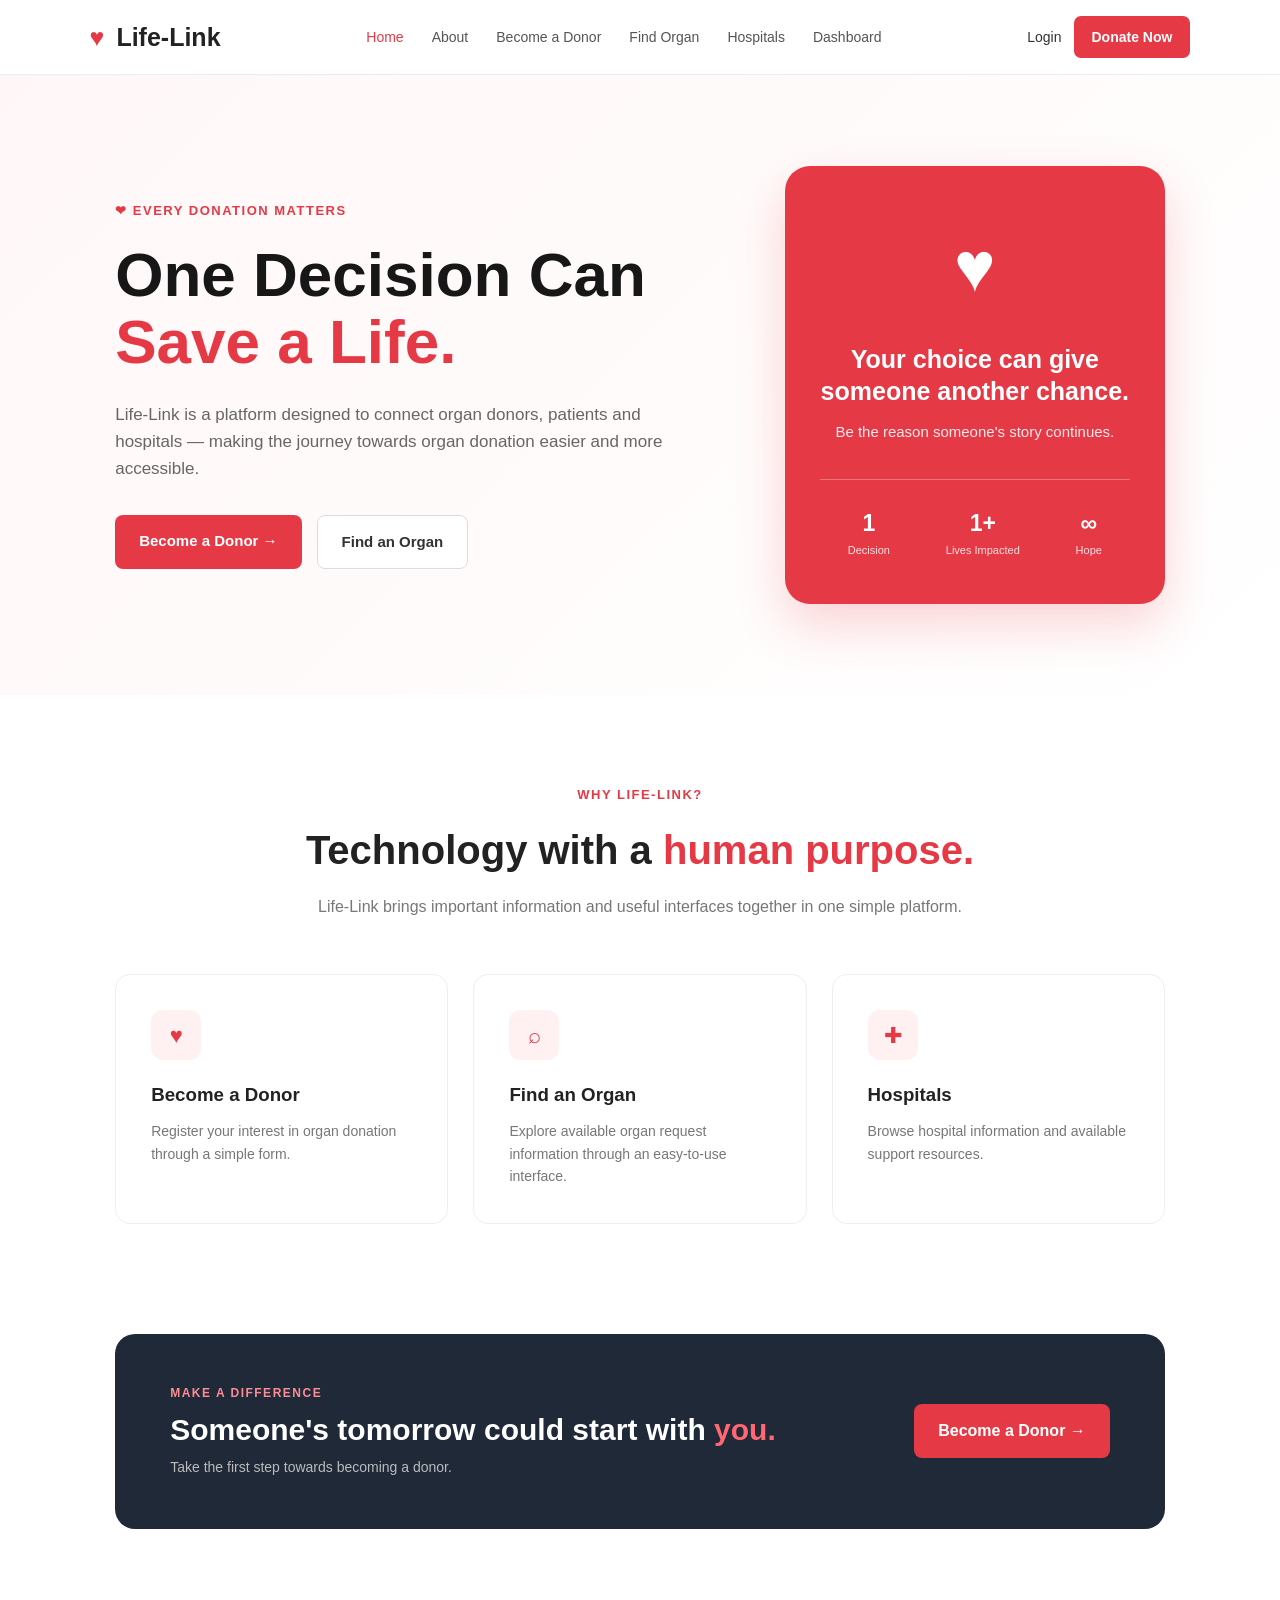
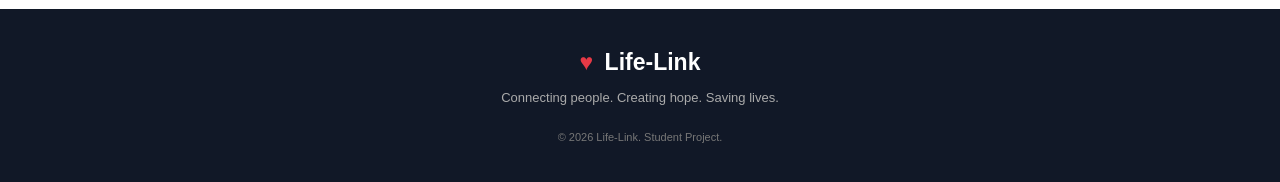
<file: index.html>
<!DOCTYPE html>
<html lang="en">
<head>
    <meta charset="UTF-8">
    <meta name="viewport" content="width=device-width, initial-scale=1.0">

    <title>Life-Link | Connect. Donate. Save Lives.</title>

    <link rel="stylesheet" href="css/style.css">
</head>

<body>

    <!-- NAVBAR -->
    <header class="navbar">
        <div class="logo">
            <span>♥</span> Life-Link
        </div>

       <nav>
    <a href="index.html" class="active">Home</a>
    <a href="about.html">About</a>
    <a href="donor.html">Become a Donor</a>
    <a href="request.html">Find Organ</a>
    <a href="hospitals.html">Hospitals</a>
    <a href="dashboard.html">Dashboard</a>
</nav>

        <div class="nav-buttons">
            <a href="login.html" class="login-btn">Login</a>
            <a href="donor.html" class="donate-btn">Donate Now</a>
        </div>
    </header>


    <!-- HERO SECTION -->
    <section class="hero">

        <div class="hero-content">

            <p class="hero-tag">❤ EVERY DONATION MATTERS</p>

            <h1>
                One Decision Can
                <span>Save a Life.</span>
            </h1>

            <p class="hero-text">
                Life-Link is a platform designed to connect organ donors,
                patients and hospitals — making the journey towards
                organ donation easier and more accessible.
            </p>

            <div class="hero-buttons">
                <a href="donor.html" class="primary-btn">
                    Become a Donor →
                </a>

                <a href="request.html" class="secondary-btn">
                    Find an Organ
                </a>
            </div>

        </div>

        <div class="hero-card">

            <div class="heart-icon">♥</div>

            <h3>Your choice can give<br>someone another chance.</h3>

            <p>
                Be the reason someone's story continues.
            </p>

            <div class="hero-stats">
                <div>
                    <strong>1</strong>
                    <small>Decision</small>
                </div>

                <div>
                    <strong>1+</strong>
                    <small>Lives Impacted</small>
                </div>

                <div>
                    <strong>∞</strong>
                    <small>Hope</small>
                </div>
            </div>

        </div>

    </section>


    <!-- WHY LIFE-LINK -->
    <section class="why-section">

        <div class="section-heading">
            <p>WHY LIFE-LINK?</p>

            <h2>
                Technology with a
                <span>human purpose.</span>
            </h2>

            <p class="section-description">
                Life-Link brings important information and useful
                interfaces together in one simple platform.
            </p>
        </div>


        <div class="feature-container">

            <div class="feature-card">
                <div class="feature-icon">♥</div>
                <h3>Become a Donor</h3>
                <p>
                    Register your interest in organ donation
                    through a simple form.
                </p>
            </div>


            <div class="feature-card">
                <div class="feature-icon">⌕</div>
                <h3>Find an Organ</h3>
                <p>
                    Explore available organ request information
                    through an easy-to-use interface.
                </p>
            </div>


            <div class="feature-card">
                <div class="feature-icon">✚</div>
                <h3>Hospitals</h3>
                <p>
                    Browse hospital information and available
                    support resources.
                </p>
            </div>

        </div>

    </section>


    <!-- CTA -->
    <section class="cta-section">

        <div>
            <p class="cta-small">MAKE A DIFFERENCE</p>

            <h2>
                Someone's tomorrow could
                start with <span>you.</span>
            </h2>

            <p>
                Take the first step towards becoming a donor.
            </p>
        </div>

        <a href="donor.html" class="cta-button">
            Become a Donor →
        </a>

    </section>


    <!-- FOOTER -->
    <footer>

        <div class="footer-logo">
            <span>♥</span> Life-Link
        </div>

        <p>
            Connecting people. Creating hope. Saving lives.
        </p>

        <p class="copyright">
            © 2026 Life-Link. Student Project.
        </p>

    </footer>


    <script src="js/script.js"></script>

</body>
</html>
</file>
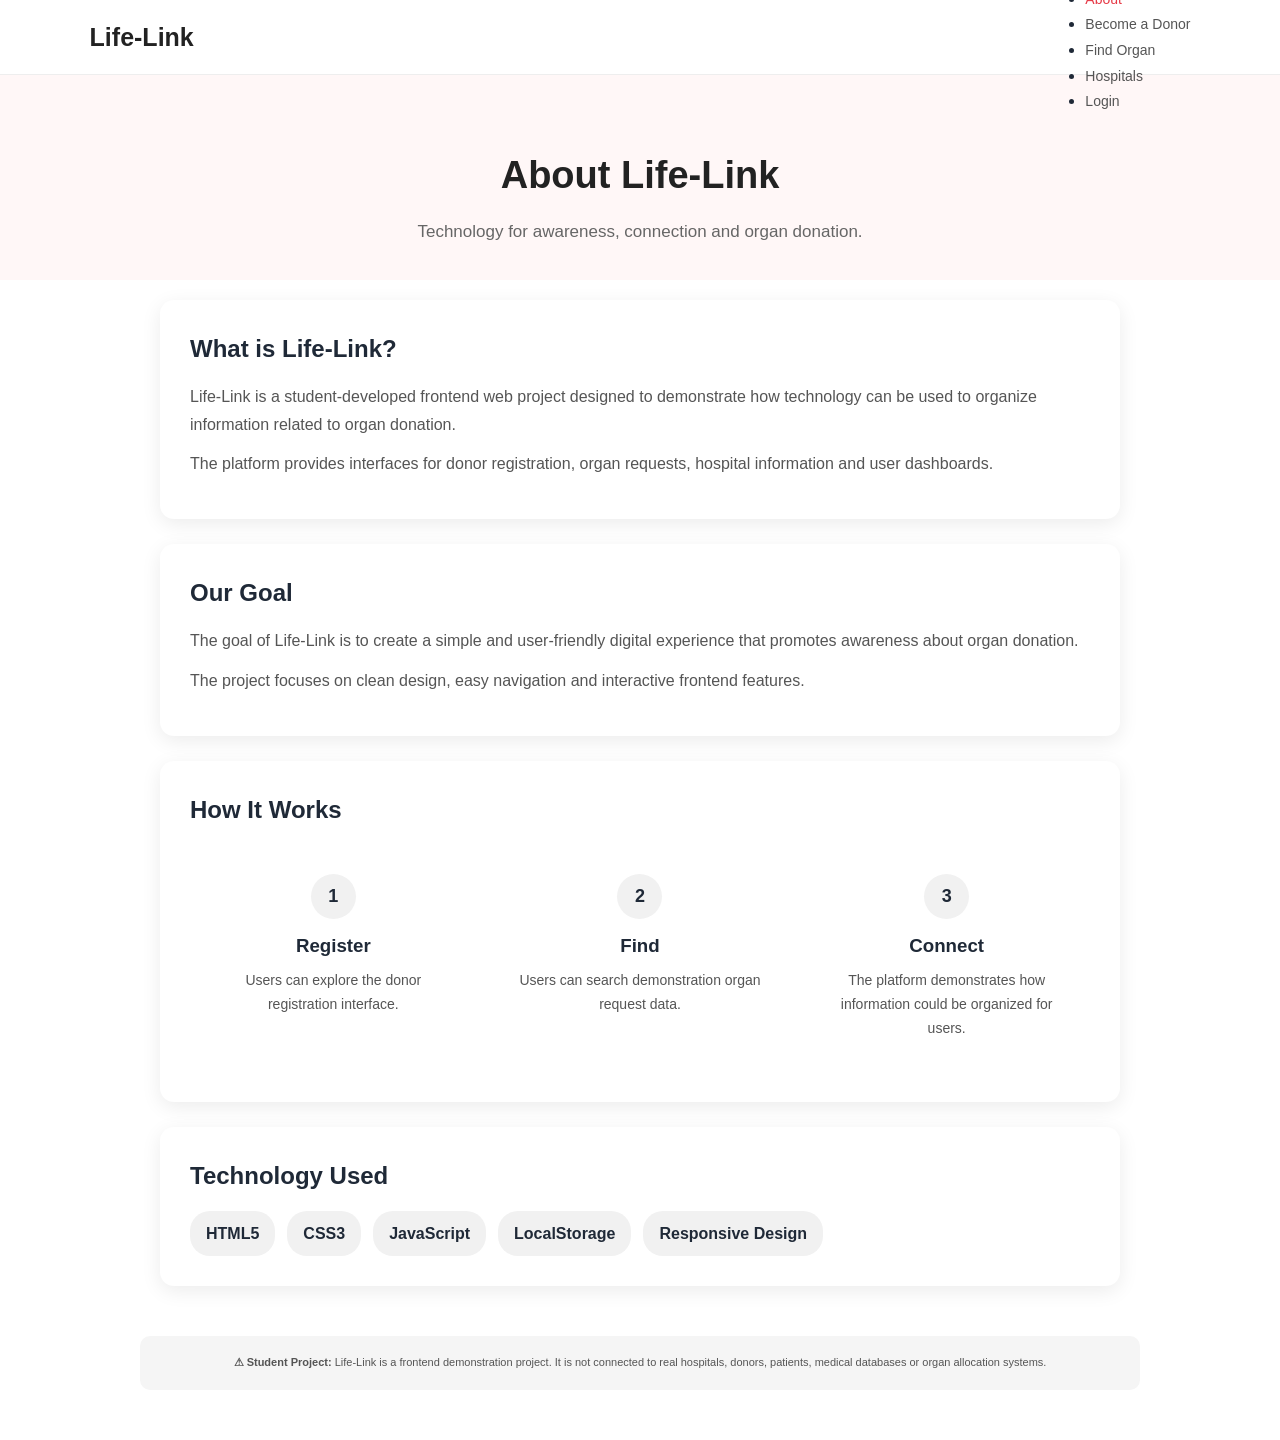
<file: about.html>
<!DOCTYPE html>
<html lang="en">
<head>
    <meta charset="UTF-8">
    <meta name="viewport" content="width=device-width, initial-scale=1.0">
    <title>About | Life-Link</title>

    <link rel="stylesheet" href="css/style.css">
</head>

<body>

    <!-- Navigation -->
    <nav class="navbar">
        <div class="logo">Life-Link</div>

        <ul class="nav-links">
            <li><a href="index.html">Home</a></li>
            <li><a href="about.html" class="active">About</a></li>
            <li><a href="donor.html">Become a Donor</a></li>
            <li><a href="request.html">Find Organ</a></li>
            <li><a href="hospitals.html">Hospitals</a></li>
            <li><a href="login.html">Login</a></li>
        </ul>
    </nav>


    <!-- About Header -->
    <section class="page-header">
        <h1>About Life-Link</h1>
        <p>Technology for awareness, connection and organ donation.</p>
    </section>


    <!-- About Content -->
    <section class="about-container">

        <div class="about-card">
            <h2>What is Life-Link?</h2>

            <p>
                Life-Link is a student-developed frontend web project
                designed to demonstrate how technology can be used to
                organize information related to organ donation.
            </p>

            <p>
                The platform provides interfaces for donor registration,
                organ requests, hospital information and user dashboards.
            </p>
        </div>


        <div class="about-card">
            <h2>Our Goal</h2>

            <p>
                The goal of Life-Link is to create a simple and
                user-friendly digital experience that promotes awareness
                about organ donation.
            </p>

            <p>
                The project focuses on clean design, easy navigation
                and interactive frontend features.
            </p>
        </div>


        <div class="about-card">
            <h2>How It Works</h2>

            <div class="steps">

                <div class="step">
                    <span>1</span>
                    <h3>Register</h3>
                    <p>Users can explore the donor registration interface.</p>
                </div>

                <div class="step">
                    <span>2</span>
                    <h3>Find</h3>
                    <p>Users can search demonstration organ request data.</p>
                </div>

                <div class="step">
                    <span>3</span>
                    <h3>Connect</h3>
                    <p>The platform demonstrates how information could be organized for users.</p>
                </div>

            </div>
        </div>


        <div class="about-card">
            <h2>Technology Used</h2>

            <div class="tech-list">
                <span>HTML5</span>
                <span>CSS3</span>
                <span>JavaScript</span>
                <span>LocalStorage</span>
                <span>Responsive Design</span>
            </div>
        </div>

    </section>


    <!-- Disclaimer -->
    <div class="demo-note">
        <strong>⚠ Student Project:</strong>
        Life-Link is a frontend demonstration project.
        It is not connected to real hospitals, donors, patients,
        medical databases or organ allocation systems.
    </div>


    <script src="js/script.js"></script>

</body>
</html>
</file>
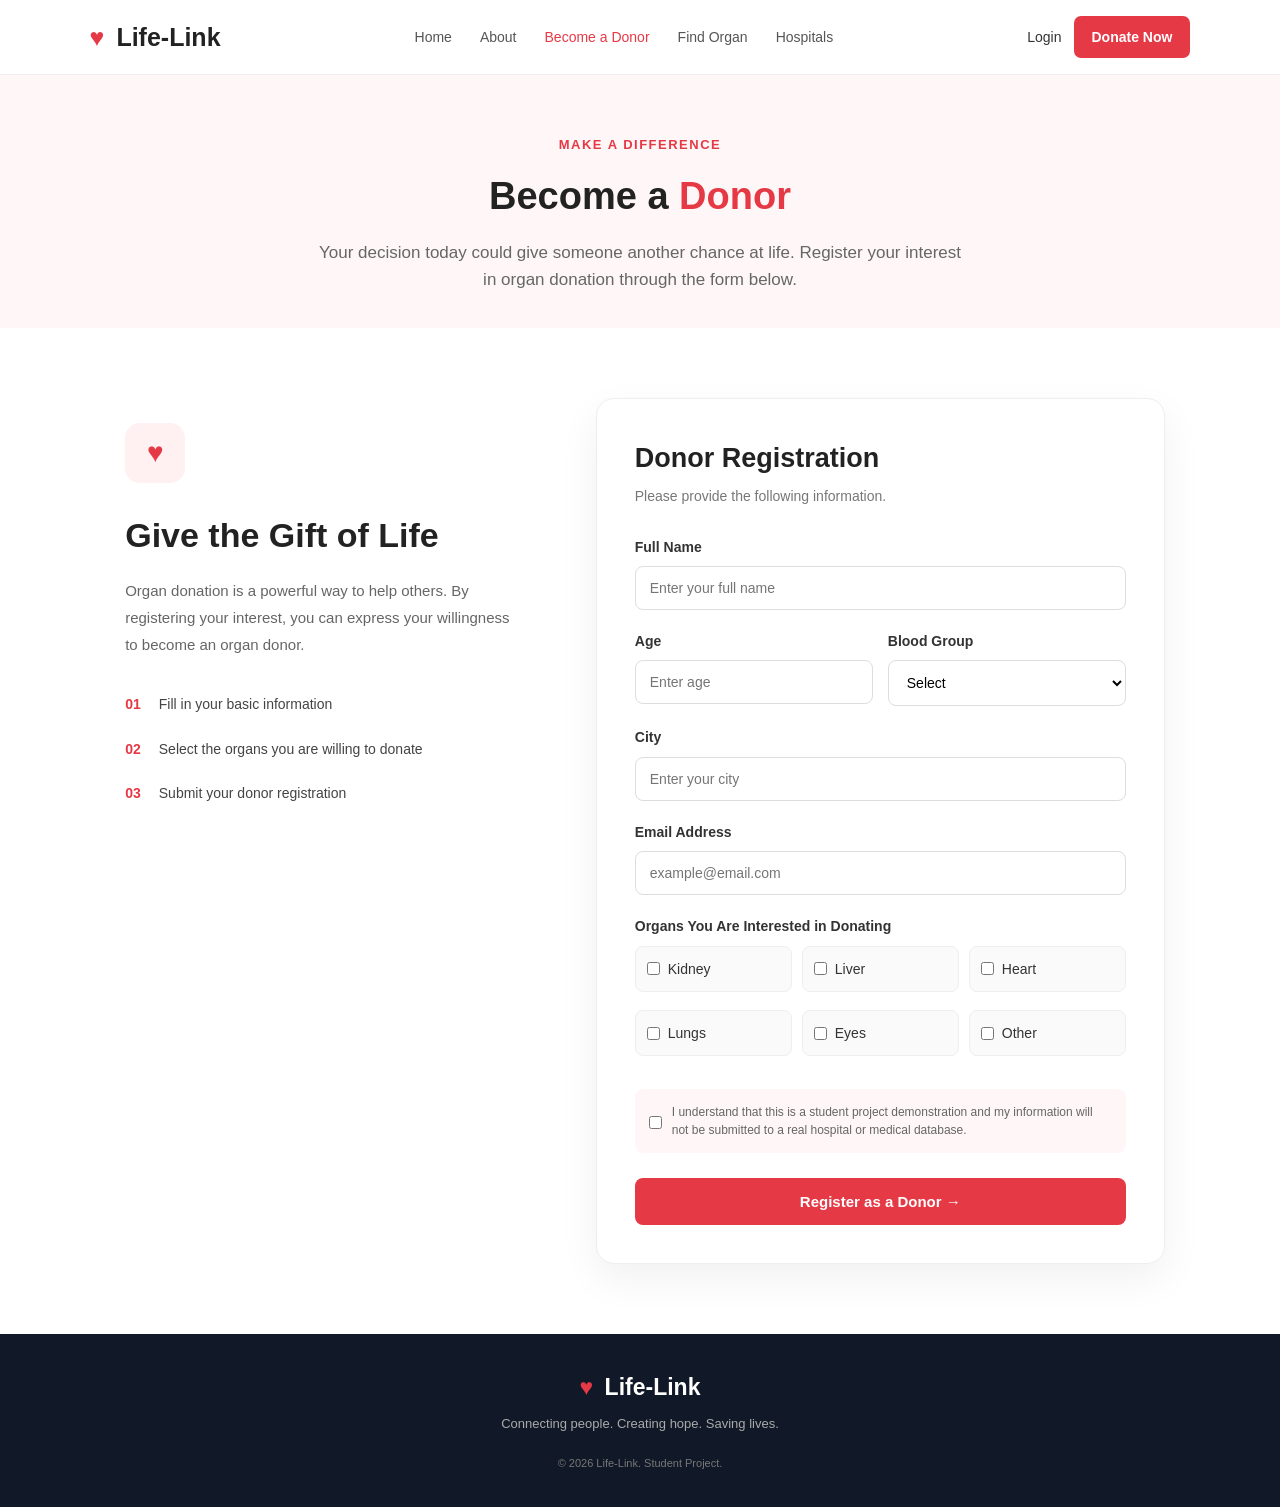
<file: donor.html>
<!DOCTYPE html>
<html lang="en">
<head>
    <meta charset="UTF-8">
    <meta name="viewport" content="width=device-width, initial-scale=1.0">

    <title>Become a Donor | Life-Link</title>

    <link rel="stylesheet" href="css/style.css">
</head>

<body>

    <!-- NAVBAR -->
    <header class="navbar">
        <div class="logo">
            <span>♥</span> Life-Link
        </div>

        <nav>
            <a href="index.html">Home</a>
            <a href="about.html">About</a>
            <a href="donor.html" class="active">Become a Donor</a>
            <a href="request.html">Find Organ</a>
            <a href="hospitals.html">Hospitals</a>
        </nav>

        <div class="nav-buttons">
            <a href="login.html" class="login-btn">Login</a>
            <a href="donor.html" class="donate-btn">Donate Now</a>
        </div>
    </header>


    <!-- PAGE HEADER -->
    <section class="page-header">

        <p>MAKE A DIFFERENCE</p>

        <h1>Become a <span>Donor</span></h1>

        <p class="page-intro">
            Your decision today could give someone another chance at life.
            Register your interest in organ donation through the form below.
        </p>

    </section>


    <!-- DONOR FORM -->
    <section class="donor-section">

        <div class="donor-info">

            <div class="info-icon">♥</div>

            <h2>Give the Gift of Life</h2>

            <p>
                Organ donation is a powerful way to help others.
                By registering your interest, you can express your
                willingness to become an organ donor.
            </p>

            <div class="info-points">

                <div>
                    <strong>01</strong>
                    <span>Fill in your basic information</span>
                </div>

                <div>
                    <strong>02</strong>
                    <span>Select the organs you are willing to donate</span>
                </div>

                <div>
                    <strong>03</strong>
                    <span>Submit your donor registration</span>
                </div>

            </div>

        </div>


        <div class="form-card">

            <h2>Donor Registration</h2>

            <p class="form-subtitle">
                Please provide the following information.
            </p>


            <form id="donorForm">

                <!-- NAME -->
                <div class="form-group">
                    <label for="name">Full Name</label>

                    <input
                        type="text"
                        id="name"
                        name="name"
                        placeholder="Enter your full name"
                        required
                    >
                </div>


                <!-- AGE + BLOOD GROUP -->
                <div class="form-row">

                    <div class="form-group">
                        <label for="age">Age</label>

                        <input
                            type="number"
                            id="age"
                            name="age"
                            placeholder="Enter age"
                            min="18"
                            max="100"
                            required
                        >
                    </div>


                    <div class="form-group">
                        <label for="bloodGroup">Blood Group</label>

                        <select id="bloodGroup" name="bloodGroup" required>

                            <option value="">Select</option>
                            <option value="A+">A+</option>
                            <option value="A-">A-</option>
                            <option value="B+">B+</option>
                            <option value="B-">B-</option>
                            <option value="AB+">AB+</option>
                            <option value="AB-">AB-</option>
                            <option value="O+">O+</option>
                            <option value="O-">O-</option>

                        </select>
                    </div>

                </div>


                <!-- CITY -->
                <div class="form-group">

                    <label for="city">City</label>

                    <input
                        type="text"
                        id="city"
                        name="city"
                        placeholder="Enter your city"
                        required
                    >

                </div>


                <!-- EMAIL -->
                <div class="form-group">

                    <label for="email">Email Address</label>

                    <input
                        type="email"
                        id="email"
                        name="email"
                        placeholder="example@email.com"
                        required
                    >

                </div>


                <!-- ORGAN SELECTION -->
                <div class="form-group">

                    <label>Organs You Are Interested in Donating</label>

                    <div class="checkbox-grid">

                        <label class="checkbox-item">
                            <input type="checkbox" name="organ" value="Kidney">
                            <span>Kidney</span>
                        </label>

                        <label class="checkbox-item">
                            <input type="checkbox" name="organ" value="Liver">
                            <span>Liver</span>
                        </label>

                        <label class="checkbox-item">
                            <input type="checkbox" name="organ" value="Heart">
                            <span>Heart</span>
                        </label>

                        <label class="checkbox-item">
                            <input type="checkbox" name="organ" value="Lungs">
                            <span>Lungs</span>
                        </label>

                        <label class="checkbox-item">
                            <input type="checkbox" name="organ" value="Eyes">
                            <span>Eyes</span>
                        </label>

                        <label class="checkbox-item">
                            <input type="checkbox" name="organ" value="Other">
                            <span>Other</span>
                        </label>

                    </div>

                </div>


                <!-- CONSENT -->
                <div class="consent">

                    <label>
                        <input
                            type="checkbox"
                            id="consent"
                            required
                        >

                        <span>
                            I understand that this is a student project
                            demonstration and my information will not be
                            submitted to a real hospital or medical database.
                        </span>
                    </label>

                </div>


                <!-- BUTTON -->
                <button type="submit" class="submit-btn">
                    Register as a Donor →
                </button>


                <!-- SUCCESS MESSAGE -->
                <div id="successMessage" class="success-message">

                    ✓ Registration submitted successfully!

                </div>

            </form>

        </div>

    </section>


    <!-- FOOTER -->
    <footer>

        <div class="footer-logo">
            <span>♥</span> Life-Link
        </div>

        <p>
            Connecting people. Creating hope. Saving lives.
        </p>

        <p class="copyright">
            © 2026 Life-Link. Student Project.
        </p>

    </footer>


    <script src="js/script.js"></script>

</body>
</html>
</file>
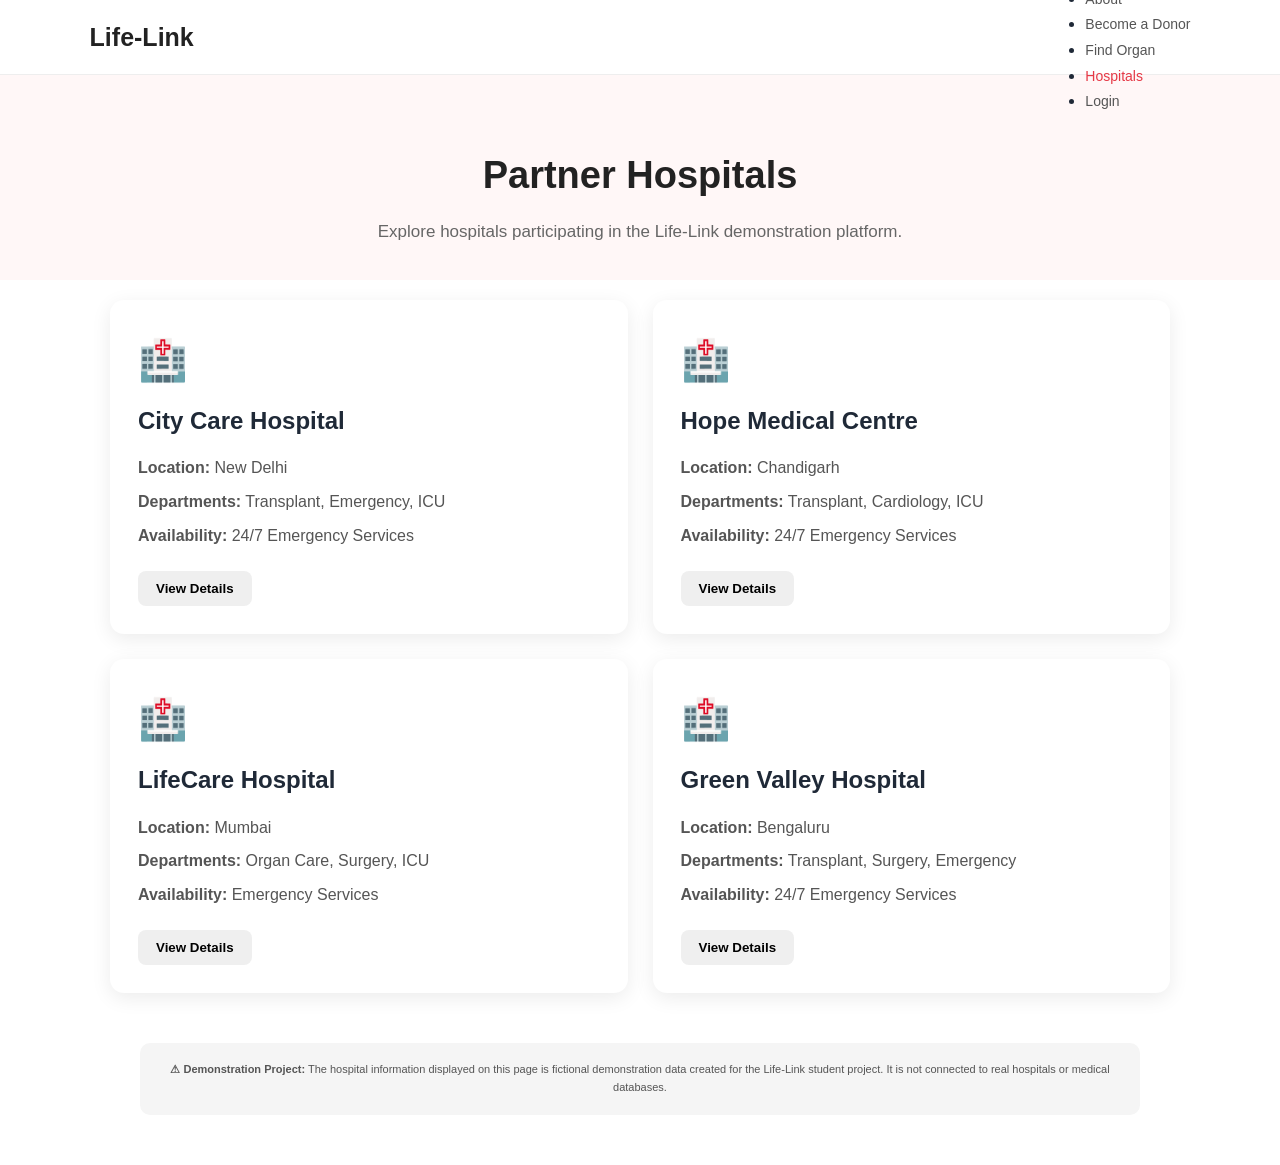
<file: hospital.html>
<!DOCTYPE html>
<html lang="en">
<head>
    <meta charset="UTF-8">
    <meta name="viewport" content="width=device-width, initial-scale=1.0">
    <title>Hospitals | Life-Link</title>

    <link rel="stylesheet" href="css/style.css">
</head>

<body>

    <!-- Navigation -->
    <nav class="navbar">
        <div class="logo">Life-Link</div>

        <ul class="nav-links">
            <li><a href="index.html">Home</a></li>
            <li><a href="about.html">About</a></li>
            <li><a href="donor.html">Become a Donor</a></li>
            <li><a href="request.html">Find Organ</a></li>
            <li><a href="hospitals.html" class="active">Hospitals</a></li>
            <li><a href="login.html">Login</a></li>
        </ul>
    </nav>


    <!-- Hospitals Header -->
    <section class="page-header">
        <h1>Partner Hospitals</h1>
        <p>
            Explore hospitals participating in the Life-Link demonstration platform.
        </p>
    </section>


    <!-- Hospital Cards -->
    <section class="hospital-section">

        <div class="hospital-card">
            <div class="hospital-icon">🏥</div>
            <h2>City Care Hospital</h2>
            <p><strong>Location:</strong> New Delhi</p>
            <p><strong>Departments:</strong> Transplant, Emergency, ICU</p>
            <p><strong>Availability:</strong> 24/7 Emergency Services</p>

            <button onclick="showHospitalMessage('City Care Hospital')">
                View Details
            </button>
        </div>


        <div class="hospital-card">
            <div class="hospital-icon">🏥</div>
            <h2>Hope Medical Centre</h2>
            <p><strong>Location:</strong> Chandigarh</p>
            <p><strong>Departments:</strong> Transplant, Cardiology, ICU</p>
            <p><strong>Availability:</strong> 24/7 Emergency Services</p>

            <button onclick="showHospitalMessage('Hope Medical Centre')">
                View Details
            </button>
        </div>


        <div class="hospital-card">
            <div class="hospital-icon">🏥</div>
            <h2>LifeCare Hospital</h2>
            <p><strong>Location:</strong> Mumbai</p>
            <p><strong>Departments:</strong> Organ Care, Surgery, ICU</p>
            <p><strong>Availability:</strong> Emergency Services</p>

            <button onclick="showHospitalMessage('LifeCare Hospital')">
                View Details
            </button>
        </div>


        <div class="hospital-card">
            <div class="hospital-icon">🏥</div>
            <h2>Green Valley Hospital</h2>
            <p><strong>Location:</strong> Bengaluru</p>
            <p><strong>Departments:</strong> Transplant, Surgery, Emergency</p>
            <p><strong>Availability:</strong> 24/7 Emergency Services</p>

            <button onclick="showHospitalMessage('Green Valley Hospital')">
                View Details
            </button>
        </div>

    </section>


    <!-- Disclaimer -->
    <div class="demo-note">
        <strong>⚠ Demonstration Project:</strong>
        The hospital information displayed on this page is fictional
        demonstration data created for the Life-Link student project.
        It is not connected to real hospitals or medical databases.
    </div>


    <script src="js/script.js"></script>

</body>
</html>
</file>
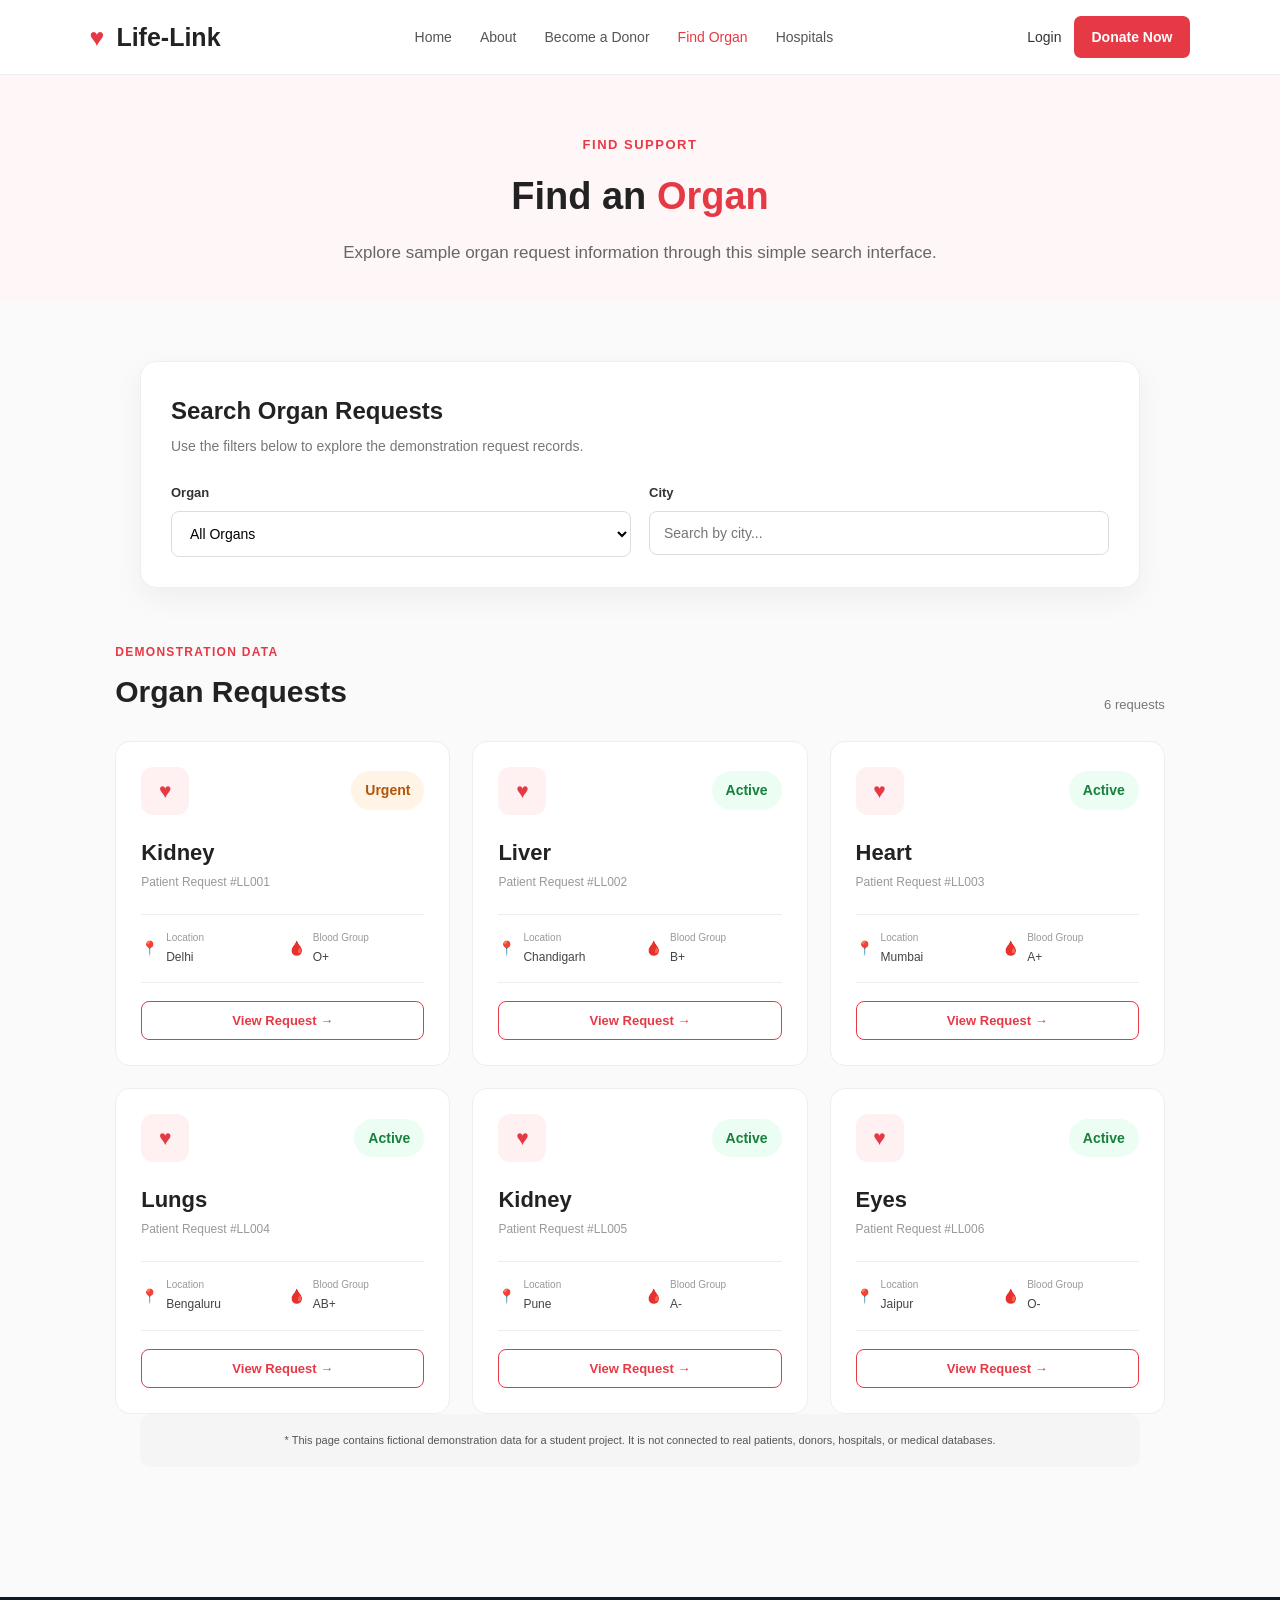
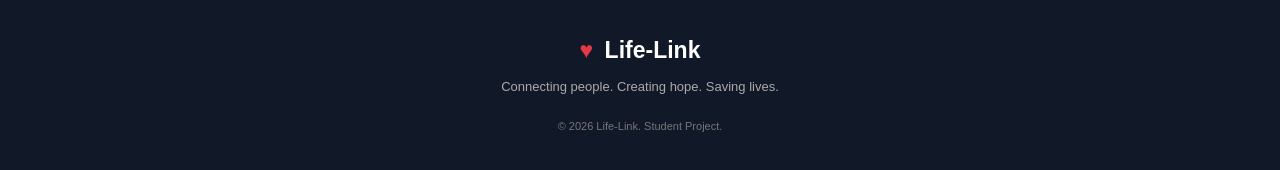
<file: request.html>
<!DOCTYPE html>
<html lang="en">
<head>
    <meta charset="UTF-8">
    <meta name="viewport" content="width=device-width, initial-scale=1.0">

    <title>Find Organ | Life-Link</title>

    <link rel="stylesheet" href="css/style.css">
</head>

<body>

    <!-- NAVBAR -->
    <header class="navbar">
        <div class="logo">
            <span>♥</span> Life-Link
        </div>

        <nav>
            <a href="index.html">Home</a>
            <a href="about.html">About</a>
            <a href="donor.html">Become a Donor</a>
            <a href="request.html" class="active">Find Organ</a>
            <a href="hospitals.html">Hospitals</a>
        </nav>

        <div class="nav-buttons">
            <a href="login.html" class="login-btn">Login</a>
            <a href="donor.html" class="donate-btn">Donate Now</a>
        </div>
    </header>


    <!-- PAGE HEADER -->
    <section class="page-header">

        <p>FIND SUPPORT</p>

        <h1>Find an <span>Organ</span></h1>

        <p class="page-intro">
            Explore sample organ request information through this
            simple search interface.
        </p>

    </section>


    <!-- SEARCH AREA -->
    <section class="request-section">

        <div class="search-card">

            <h2>Search Organ Requests</h2>

            <p>
                Use the filters below to explore the demonstration
                request records.
            </p>

            <div class="search-row">

                <div class="search-field">
                    <label for="organFilter">Organ</label>

                    <select id="organFilter">
                        <option value="all">All Organs</option>
                        <option value="Kidney">Kidney</option>
                        <option value="Liver">Liver</option>
                        <option value="Heart">Heart</option>
                        <option value="Lungs">Lungs</option>
                        <option value="Eyes">Eyes</option>
                    </select>
                </div>


                <div class="search-field">
                    <label for="cityFilter">City</label>

                    <input
                        type="text"
                        id="cityFilter"
                        placeholder="Search by city..."
                    >
                </div>

            </div>

        </div>


        <!-- REQUEST CARDS -->

        <div class="request-heading">
            <div>
                <p>DEMONSTRATION DATA</p>
                <h2>Organ Requests</h2>
            </div>

            <span id="resultCount">6 requests</span>
        </div>


        <div class="request-grid" id="requestGrid">

            <!-- CARD 1 -->
            <div class="request-card"
                 data-organ="Kidney"
                 data-city="Delhi">

                <div class="request-top">
                    <div class="organ-icon">♥</div>

                    <span class="status pending">
                        Urgent
                    </span>
                </div>

                <h3>Kidney</h3>

                <p class="patient-info">
                    Patient Request #LL001
                </p>

                <div class="request-details">

                    <div>
                        <span>📍</span>
                        <p>
                            <small>Location</small>
                            Delhi
                        </p>
                    </div>

                    <div>
                        <span>🩸</span>
                        <p>
                            <small>Blood Group</small>
                            O+
                        </p>
                    </div>

                </div>

                <button class="view-btn">
                    View Request →
                </button>

            </div>


            <!-- CARD 2 -->
            <div class="request-card"
                 data-organ="Liver"
                 data-city="Chandigarh">

                <div class="request-top">
                    <div class="organ-icon">♥</div>

                    <span class="status">
                        Active
                    </span>
                </div>

                <h3>Liver</h3>

                <p class="patient-info">
                    Patient Request #LL002
                </p>

                <div class="request-details">

                    <div>
                        <span>📍</span>
                        <p>
                            <small>Location</small>
                            Chandigarh
                        </p>
                    </div>

                    <div>
                        <span>🩸</span>
                        <p>
                            <small>Blood Group</small>
                            B+
                        </p>
                    </div>

                </div>

                <button class="view-btn">
                    View Request →
                </button>

            </div>


            <!-- CARD 3 -->
            <div class="request-card"
                 data-organ="Heart"
                 data-city="Mumbai">

                <div class="request-top">
                    <div class="organ-icon">♥</div>

                    <span class="status">
                        Active
                    </span>
                </div>

                <h3>Heart</h3>

                <p class="patient-info">
                    Patient Request #LL003
                </p>

                <div class="request-details">

                    <div>
                        <span>📍</span>
                        <p>
                            <small>Location</small>
                            Mumbai
                        </p>
                    </div>

                    <div>
                        <span>🩸</span>
                        <p>
                            <small>Blood Group</small>
                            A+
                        </p>
                    </div>

                </div>

                <button class="view-btn">
                    View Request →
                </button>

            </div>


            <!-- CARD 4 -->
            <div class="request-card"
                 data-organ="Lungs"
                 data-city="Bengaluru">

                <div class="request-top">
                    <div class="organ-icon">♥</div>

                    <span class="status">
                        Active
                    </span>
                </div>

                <h3>Lungs</h3>

                <p class="patient-info">
                    Patient Request #LL004
                </p>

                <div class="request-details">

                    <div>
                        <span>📍</span>
                        <p>
                            <small>Location</small>
                            Bengaluru
                        </p>
                    </div>

                    <div>
                        <span>🩸</span>
                        <p>
                            <small>Blood Group</small>
                            AB+
                        </p>
                    </div>

                </div>

                <button class="view-btn">
                    View Request →
                </button>

            </div>


            <!-- CARD 5 -->
            <div class="request-card"
                 data-organ="Kidney"
                 data-city="Pune">

                <div class="request-top">
                    <div class="organ-icon">♥</div>

                    <span class="status">
                        Active
                    </span>
                </div>

                <h3>Kidney</h3>

                <p class="patient-info">
                    Patient Request #LL005
                </p>

                <div class="request-details">

                    <div>
                        <span>📍</span>
                        <p>
                            <small>Location</small>
                            Pune
                        </p>
                    </div>

                    <div>
                        <span>🩸</span>
                        <p>
                            <small>Blood Group</small>
                            A-
                        </p>
                    </div>

                </div>

                <button class="view-btn">
                    View Request →
                </button>

            </div>


            <!-- CARD 6 -->
            <div class="request-card"
                 data-organ="Eyes"
                 data-city="Jaipur">

                <div class="request-top">
                    <div class="organ-icon">♥</div>

                    <span class="status">
                        Active
                    </span>
                </div>

                <h3>Eyes</h3>

                <p class="patient-info">
                    Patient Request #LL006
                </p>

                <div class="request-details">

                    <div>
                        <span>📍</span>
                        <p>
                            <small>Location</small>
                            Jaipur
                        </p>
                    </div>

                    <div>
                        <span>🩸</span>
                        <p>
                            <small>Blood Group</small>
                            O-
                        </p>
                    </div>

                </div>

                <button class="view-btn">
                    View Request →
                </button>

            </div>

        </div>


        <!-- NO RESULTS -->

        <div id="noResults" class="no-results">

            <div>⌕</div>

            <h3>No requests found</h3>

            <p>
                Try changing the organ or city filter.
            </p>

        </div>

        <p class="demo-note">
            * This page contains fictional demonstration data for
            a student project. It is not connected to real patients,
            donors, hospitals, or medical databases.
        </p>

    </section>


    <!-- FOOTER -->

    <footer>

        <div class="footer-logo">
            <span>♥</span> Life-Link
        </div>

        <p>
            Connecting people. Creating hope. Saving lives.
        </p>

        <p class="copyright">
            © 2026 Life-Link. Student Project.
        </p>

    </footer>


    <script src="js/script.js"></script>

</body>
</html>
</file>
<file: css/style.css>
* {
    margin: 0;
    padding: 0;
    box-sizing: border-box;
}

body {
    font-family: Arial, Helvetica, sans-serif;
    background: #fff;
    color: #1f2937;
    line-height: 1.6;
}


/* ================= NAVBAR ================= */

.navbar {
    height: 75px;
    padding: 0 7%;
    display: flex;
    align-items: center;
    justify-content: space-between;
    background: white;
    border-bottom: 1px solid #eeeeee;
    position: sticky;
    top: 0;
    z-index: 100;
}

.logo {
    font-size: 25px;
    font-weight: 700;
    color: #222;
}

.logo span,
.footer-logo span {
    color: #e63946;
    margin-right: 5px;
}

nav {
    display: flex;
    gap: 28px;
}

nav a {
    text-decoration: none;
    color: #555;
    font-size: 14px;
    font-weight: 500;
}

nav a:hover,
nav a.active {
    color: #e63946;
}

.nav-buttons {
    display: flex;
    align-items: center;
    gap: 12px;
}

.login-btn {
    text-decoration: none;
    color: #333;
    font-size: 14px;
}

.donate-btn {
    text-decoration: none;
    background: #e63946;
    color: white;
    padding: 10px 18px;
    border-radius: 7px;
    font-size: 14px;
    font-weight: 600;
}


/* ================= HERO ================= */

.hero {
    min-height: 620px;
    padding: 80px 9%;
    display: flex;
    align-items: center;
    justify-content: space-between;
    gap: 60px;
    background: linear-gradient(135deg, #fff7f7, #ffffff);
}

.hero-content {
    max-width: 650px;
}

.hero-tag {
    color: #e63946;
    font-size: 13px;
    font-weight: 700;
    letter-spacing: 1.5px;
    margin-bottom: 20px;
}

.hero h1 {
    font-size: 62px;
    line-height: 1.08;
    color: #171717;
    margin-bottom: 25px;
}

.hero h1 span {
    color: #e63946;
    display: block;
}

.hero-text {
    max-width: 570px;
    color: #666;
    font-size: 17px;
    margin-bottom: 32px;
}

.hero-buttons {
    display: flex;
    gap: 15px;
}

.primary-btn,
.secondary-btn {
    text-decoration: none;
    padding: 14px 24px;
    border-radius: 8px;
    font-weight: 600;
    font-size: 15px;
}

.primary-btn {
    background: #e63946;
    color: white;
}

.secondary-btn {
    border: 1px solid #ddd;
    color: #333;
    background: white;
}

.primary-btn:hover,
.donate-btn:hover,
.cta-button:hover {
    opacity: 0.88;
}


/* ================= HERO CARD ================= */

.hero-card {
    width: 380px;
    min-height: 390px;
    padding: 45px 35px;
    border-radius: 25px;
    background: #e63946;
    color: white;
    box-shadow: 0 20px 50px rgba(230, 57, 70, 0.22);
    display: flex;
    flex-direction: column;
    justify-content: center;
    text-align: center;
}

.heart-icon {
    font-size: 70px;
    margin-bottom: 20px;
}

.hero-card h3 {
    font-size: 25px;
    line-height: 1.3;
    margin-bottom: 12px;
}

.hero-card p {
    font-size: 15px;
    opacity: 0.9;
}

.hero-stats {
    display: flex;
    justify-content: space-around;
    margin-top: 35px;
    padding-top: 25px;
    border-top: 1px solid rgba(255,255,255,0.3);
}

.hero-stats div {
    display: flex;
    flex-direction: column;
}

.hero-stats strong {
    font-size: 23px;
}

.hero-stats small {
    font-size: 11px;
    opacity: 0.85;
}


/* ================= WHY SECTION ================= */

.why-section {
    padding: 90px 9%;
    background: white;
}

.section-heading {
    text-align: center;
    max-width: 700px;
    margin: auto;
}

.section-heading > p:first-child {
    color: #e63946;
    font-size: 13px;
    font-weight: 700;
    letter-spacing: 1.5px;
}

.section-heading h2 {
    font-size: 40px;
    margin: 12px 0;
    color: #222;
}

.section-heading h2 span {
    color: #e63946;
}

.section-description {
    color: #777;
}


/* ================= FEATURE CARDS ================= */

.feature-container {
    display: grid;
    grid-template-columns: repeat(3, 1fr);
    gap: 25px;
    margin-top: 55px;
}

.feature-card {
    padding: 35px;
    border: 1px solid #eeeeee;
    border-radius: 15px;
    background: #fff;
    transition: 0.3s;
}

.feature-card:hover {
    transform: translateY(-5px);
    box-shadow: 0 12px 35px rgba(0,0,0,0.08);
}

.feature-icon {
    width: 50px;
    height: 50px;
    display: flex;
    align-items: center;
    justify-content: center;
    border-radius: 12px;
    background: #fff0f1;
    color: #e63946;
    font-size: 22px;
    margin-bottom: 20px;
}

.feature-card h3 {
    margin-bottom: 10px;
    color: #222;
}

.feature-card p {
    color: #777;
    font-size: 14px;
}


/* ================= CTA ================= */

.cta-section {
    margin: 20px 9% 80px;
    padding: 50px 55px;
    border-radius: 20px;
    background: #1f2937;
    color: white;
    display: flex;
    justify-content: space-between;
    align-items: center;
    gap: 30px;
}

.cta-small {
    color: #ff8b93;
    font-size: 12px;
    font-weight: 700;
    letter-spacing: 1.5px;
}

.cta-section h2 {
    font-size: 30px;
    line-height: 1.25;
    margin: 8px 0;
}

.cta-section h2 span {
    color: #ff6872;
}

.cta-section p:last-child {
    color: #bbb;
    font-size: 14px;
}

.cta-button {
    text-decoration: none;
    background: #e63946;
    color: white;
    padding: 14px 24px;
    border-radius: 8px;
    white-space: nowrap;
    font-weight: 600;
}


/* ================= FOOTER ================= */

footer {
    padding: 35px 9%;
    background: #111827;
    color: white;
    text-align: center;
}

.footer-logo {
    font-size: 23px;
    font-weight: 700;
}

footer > p {
    color: #aaa;
    font-size: 13px;
    margin-top: 8px;
}

.copyright {
    margin-top: 20px !important;
    font-size: 11px !important;
    color: #777 !important;
}


/* ================= RESPONSIVE ================= */

@media (max-width: 900px) {

    nav {
        display: none;
    }

    .hero {
        flex-direction: column;
        text-align: center;
        padding: 60px 6%;
    }

    .hero-text {
        margin-left: auto;
        margin-right: auto;
    }

    .hero-buttons {
        justify-content: center;
    }

    .hero h1 {
        font-size: 48px;
    }

    .feature-container {
        grid-template-columns: 1fr;
    }

    .cta-section {
        margin-left: 6%;
        margin-right: 6%;
        flex-direction: column;
        text-align: center;
    }
}


@media (max-width: 500px) {

    .navbar {
        padding: 0 5%;
    }

    .login-btn {
        display: none;
    }

    .hero h1 {
        font-size: 38px;
    }

    .hero-card {
        width: 100%;
    }

    .section-heading h2 {
        font-size: 30px;
    }

    .cta-section {
        padding: 35px 25px;
    }
}
/* ================= DONOR PAGE ================= */

.page-header {
    text-align: center;
    padding: 70px 20px 45px;
    background: #fff7f7;
}

.page-header > p:first-child {
    color: #e63946;
    font-size: 13px;
    font-weight: 700;
    letter-spacing: 1.5px;
}

.page-header h1 {
    font-size: 48px;
    color: #222;
    margin: 10px 0 15px;
}

.page-header h1 span {
    color: #e63946;
}

.page-intro {
    max-width: 650px;
    margin: auto;
    color: #666;
    font-size: 16px;
}


/* DONOR SECTION */

.donor-section {
    padding: 70px 9%;
    display: grid;
    grid-template-columns: 0.85fr 1.15fr;
    gap: 60px;
    align-items: start;
    background: #fff;
}


/* LEFT INFORMATION */

.donor-info {
    padding: 25px 10px;
}

.info-icon {
    width: 60px;
    height: 60px;
    border-radius: 15px;
    background: #fff0f1;
    color: #e63946;
    display: flex;
    align-items: center;
    justify-content: center;
    font-size: 28px;
    margin-bottom: 25px;
}

.donor-info h2 {
    font-size: 34px;
    color: #222;
    margin-bottom: 15px;
}

.donor-info > p {
    color: #666;
    font-size: 15px;
    line-height: 1.8;
    max-width: 500px;
}

.info-points {
    margin-top: 35px;
}

.info-points div {
    display: flex;
    align-items: center;
    gap: 18px;
    margin-bottom: 22px;
}

.info-points strong {
    color: #e63946;
    font-size: 14px;
}

.info-points span {
    color: #444;
    font-size: 14px;
}


/* FORM CARD */

.form-card {
    padding: 38px;
    border: 1px solid #eeeeee;
    border-radius: 18px;
    box-shadow: 0 15px 40px rgba(0, 0, 0, 0.06);
    background: white;
}

.form-card h2 {
    font-size: 27px;
    color: #222;
}

.form-subtitle {
    color: #777;
    font-size: 14px;
    margin: 5px 0 28px;
}


/* FORM */

.form-group {
    margin-bottom: 20px;
}

.form-group label {
    display: block;
    font-size: 14px;
    font-weight: 600;
    color: #333;
    margin-bottom: 8px;
}

.form-group input,
.form-group select {
    width: 100%;
    padding: 13px 14px;
    border: 1px solid #ddd;
    border-radius: 8px;
    font-size: 14px;
    outline: none;
    background: white;
}

.form-group input:focus,
.form-group select:focus {
    border-color: #e63946;
    box-shadow: 0 0 0 3px rgba(230, 57, 70, 0.08);
}

.form-row {
    display: grid;
    grid-template-columns: 1fr 1fr;
    gap: 15px;
}


/* CHECKBOXES */

.checkbox-grid {
    display: grid;
    grid-template-columns: repeat(3, 1fr);
    gap: 10px;
}

.checkbox-item {
    display: flex !important;
    align-items: center;
    gap: 8px;
    padding: 11px;
    border: 1px solid #eee;
    border-radius: 8px;
    cursor: pointer;
    font-weight: 500 !important;
    background: #fafafa;
}

.checkbox-item:hover {
    border-color: #e63946;
}

.checkbox-item input {
    width: auto;
}


/* CONSENT */

.consent {
    margin: 25px 0;
    padding: 14px;
    background: #fff7f7;
    border-radius: 8px;
}

.consent label {
    display: flex;
    gap: 10px;
    font-size: 12px;
    color: #666;
    line-height: 1.5;
}

.consent input {
    margin-top: 3px;
    flex-shrink: 0;
}


/* SUBMIT */

.submit-btn {
    width: 100%;
    border: none;
    background: #e63946;
    color: white;
    padding: 15px;
    border-radius: 8px;
    font-size: 15px;
    font-weight: 600;
    cursor: pointer;
}

.submit-btn:hover {
    opacity: 0.9;
}


/* SUCCESS MESSAGE */

.success-message {
    display: none;
    margin-top: 18px;
    padding: 13px;
    border-radius: 8px;
    background: #ecfdf3;
    color: #16803c;
    text-align: center;
    font-size: 14px;
    font-weight: 600;
}


/* MOBILE */

@media (max-width: 900px) {

    .donor-section {
        grid-template-columns: 1fr;
        padding: 50px 6%;
    }

    .page-header h1 {
        font-size: 40px;
    }

    .checkbox-grid {
        grid-template-columns: 1fr 1fr;
    }
}


@media (max-width: 500px) {

    .form-card {
        padding: 25px 20px;
    }

    .form-row {
        grid-template-columns: 1fr;
        gap: 0;
    }

    .checkbox-grid {
        grid-template-columns: 1fr;
    }

    .page-header h1 {
        font-size: 34px;
    }
}
/* ================= FIND ORGAN PAGE ================= */

.request-section {
    padding: 60px 9% 80px;
    background: #fafafa;
}


/* SEARCH CARD */

.search-card {
    max-width: 1000px;
    margin: 0 auto 55px;
    padding: 30px;
    background: white;
    border: 1px solid #eeeeee;
    border-radius: 16px;
    box-shadow: 0 10px 30px rgba(0, 0, 0, 0.05);
}

.search-card h2 {
    font-size: 24px;
    color: #222;
    margin-bottom: 5px;
}

.search-card > p {
    color: #777;
    font-size: 14px;
    margin-bottom: 25px;
}

.search-row {
    display: grid;
    grid-template-columns: 1fr 1fr;
    gap: 18px;
}

.search-field label {
    display: block;
    font-size: 13px;
    font-weight: 600;
    color: #333;
    margin-bottom: 8px;
}

.search-field input,
.search-field select {
    width: 100%;
    padding: 13px 14px;
    border: 1px solid #ddd;
    border-radius: 8px;
    background: white;
    font-size: 14px;
    outline: none;
}

.search-field input:focus,
.search-field select:focus {
    border-color: #e63946;
}


/* REQUEST HEADING */

.request-heading {
    display: flex;
    justify-content: space-between;
    align-items: end;
    margin-bottom: 25px;
}

.request-heading p {
    color: #e63946;
    font-size: 12px;
    font-weight: 700;
    letter-spacing: 1.3px;
}

.request-heading h2 {
    font-size: 30px;
    color: #222;
    margin-top: 5px;
}

#resultCount {
    color: #777;
    font-size: 13px;
}


/* REQUEST GRID */

.request-grid {
    display: grid;
    grid-template-columns: repeat(3, 1fr);
    gap: 22px;
}


/* REQUEST CARD */

.request-card {
    background: white;
    border: 1px solid #eeeeee;
    border-radius: 15px;
    padding: 25px;
    transition: 0.3s;
}

.request-card:hover {
    transform: translateY(-4px);
    box-shadow: 0 12px 30px rgba(0, 0, 0, 0.07);
}

.request-top {
    display: flex;
    justify-content: space-between;
    align-items: center;
    margin-bottom: 20px;
}

.organ-icon {
    width: 48px;
    height: 48px;
    border-radius: 12px;
    background: #fff0f1;
    color: #e63946;
    display: flex;
    justify-content: center;
    align-items: center;
    font-size: 21px;
}

.status {
    padding: 5px 10px;
    border-radius: 20px;
    background: #ecfdf3;
    color: #16803c;
    font-size: 11px;
    font-weight: 600;
}

.status.pending {
    background: #fff4e5;
    color: #b45309;
}

.request-card h3 {
    font-size: 22px;
    color: #222;
    margin-bottom: 3px;
}

.patient-info {
    color: #999;
    font-size: 12px;
    margin-bottom: 22px;
}


/* REQUEST DETAILS */

.request-details {
    border-top: 1px solid #eee;
    border-bottom: 1px solid #eee;
    padding: 15px 0;
    display: grid;
    grid-template-columns: 1fr 1fr;
    gap: 10px;
}

.request-details div {
    display: flex;
    align-items: center;
    gap: 8px;
}

.request-details div > span {
    font-size: 14px;
}

.request-details p {
    display: flex;
    flex-direction: column;
    color: #444;
    font-size: 12px;
}

.request-details small {
    color: #999;
    font-size: 10px;
    margin-bottom: 2px;
}


/* VIEW BUTTON */

.view-btn {
    width: 100%;
    margin-top: 18px;
    padding: 11px;
    border: 1px solid #e63946;
    border-radius: 8px;
    background: white;
    color: #e63946;
    font-size: 13px;
    font-weight: 600;
    cursor: pointer;
}

.view-btn:hover {
    background: #e63946;
    color: white;
}


/* NO RESULTS */

.no-results {
    display: none;
    text-align: center;
    padding: 60px 20px;
}

.no-results div {
    font-size: 35px;
    color: #e63946;
}

.no-results h3 {
    color: #333;
    margin: 10px 0 5px;
}

.no-results p {
    color: #888;
    font-size: 14px;
}


/* DEMO NOTE */

.demo-note {
    margin-top: 35px;
    text-align: center;
    color: #999;
    font-size: 11px;
}


/* RESPONSIVE */

@media (max-width: 1000px) {

    .request-grid {
        grid-template-columns: 1fr 1fr;
    }
}

@media (max-width: 700px) {

    .search-row {
        grid-template-columns: 1fr;
    }

    .request-grid {
        grid-template-columns: 1fr;
    }

    .request-heading {
        align-items: start;
        gap: 10px;
    }

    .request-heading h2 {
        font-size: 25px;
    }
}
/* =========================
   HOSPITALS PAGE
========================= */

.page-header {
    text-align: center;
    padding: 60px 20px 35px;
}

.page-header h1 {
    font-size: 38px;
    margin-bottom: 12px;
}

.page-header p {
    font-size: 17px;
    color: #666;
}


.hospital-section {
    max-width: 1100px;
    margin: 20px auto 50px;
    padding: 0 20px;

    display: grid;
    grid-template-columns: repeat(2, 1fr);
    gap: 25px;
}


.hospital-card {
    background: white;
    padding: 28px;
    border-radius: 14px;

    box-shadow: 0 5px 20px rgba(0, 0, 0, 0.08);

    transition: transform 0.3s ease;
}


.hospital-card:hover {
    transform: translateY(-5px);
}


.hospital-icon {
    font-size: 40px;
    margin-bottom: 10px;
}


.hospital-card h2 {
    margin-bottom: 15px;
}


.hospital-card p {
    margin: 8px 0;
    color: #555;
}


.hospital-card button {
    margin-top: 15px;
    padding: 10px 18px;
    border: none;
    border-radius: 8px;
    cursor: pointer;
    font-weight: 600;
}


.demo-note {
    max-width: 1000px;
    margin: 0 auto 50px;
    padding: 18px 22px;

    border-radius: 10px;
    background: #f5f5f5;

    text-align: center;
    color: #555;
}


/* Mobile */
@media (max-width: 700px) {

    .hospital-section {
        grid-template-columns: 1fr;
    }

    .page-header h1 {
        font-size: 30px;
    }
}
/* =========================
   ABOUT PAGE
========================= */

.about-container {
    max-width: 1000px;
    margin: 20px auto 50px;
    padding: 0 20px;
}

.about-card {
    background: white;
    padding: 30px;
    margin-bottom: 25px;
    border-radius: 14px;

    box-shadow: 0 5px 20px rgba(0, 0, 0, 0.08);
}

.about-card h2 {
    margin-bottom: 15px;
}

.about-card p {
    color: #555;
    line-height: 1.7;
    margin-bottom: 12px;
}


/* Steps */

.steps {
    display: grid;
    grid-template-columns: repeat(3, 1fr);
    gap: 20px;
    margin-top: 25px;
}

.step {
    text-align: center;
    padding: 20px;
}

.step span {
    display: inline-flex;
    align-items: center;
    justify-content: center;

    width: 45px;
    height: 45px;

    border-radius: 50%;
    background: #f1f1f1;

    font-weight: bold;
    font-size: 18px;

    margin-bottom: 12px;
}

.step h3 {
    margin-bottom: 8px;
}

.step p {
    font-size: 14px;
}


/* Technology */

.tech-list {
    display: flex;
    flex-wrap: wrap;
    gap: 12px;
}

.tech-list span {
    padding: 10px 16px;
    border-radius: 20px;
    background: #f1f1f1;
    font-weight: 600;
}


/* Mobile */

@media (max-width: 700px) {

    .steps {
        grid-template-columns: 1fr;
    }

    .about-card {
        padding: 22px;
    }
}
/* =========================
   LOGIN PAGE
========================= */

.login-section {
    min-height: 70vh;

    display: flex;
    justify-content: center;
    align-items: center;

    padding: 40px 20px;
}

.login-card {
    width: 100%;
    max-width: 430px;

    background: white;
    padding: 35px;

    border-radius: 16px;

    box-shadow: 0 5px 25px rgba(0, 0, 0, 0.1);
}

.login-card h1 {
    text-align: center;
    margin-bottom: 8px;
}

.login-subtitle {
    text-align: center;
    color: #666;
    margin-bottom: 25px;
}

.login-card label,
.signup-card label {
    display: block;
    margin: 15px 0 7px;

    font-weight: 600;
}

.login-card input,
.signup-card input {
    width: 100%;

    padding: 12px;

    border: 1px solid #ccc;
    border-radius: 8px;

    font-size: 15px;

    box-sizing: border-box;
}

.login-card button,
.signup-card button {
    width: 100%;

    margin-top: 20px;

    padding: 12px;

    border: none;
    border-radius: 8px;

    cursor: pointer;

    font-size: 16px;
    font-weight: 600;
}

#loginMessage,
#signupMessage {
    text-align: center;
    margin-top: 15px;
    font-weight: 600;
}

.signup-text {
    text-align: center;
    margin-top: 22px;
}

.signup-text a {
    font-weight: 600;
}


/* =========================
   SIGN UP POPUP
========================= */

.signup-box {
    display: none;

    position: fixed;

    top: 0;
    left: 0;

    width: 100%;
    height: 100%;

    background: rgba(0, 0, 0, 0.5);

    justify-content: center;
    align-items: center;

    padding: 20px;

    box-sizing: border-box;
}

.signup-card {
    position: relative;

    width: 100%;
    max-width: 430px;

    background: white;

    padding: 35px;

    border-radius: 16px;

    box-sizing: border-box;
}

.close-btn {
    position: absolute;

    top: 10px;
    right: 15px;

    background: none !important;
    border: none;

    font-size: 28px;

    cursor: pointer;
}
/* =========================
   DASHBOARD PAGE
========================= */

.dashboard-header {
    text-align: center;
    padding: 50px 20px 30px;
}

.dashboard-header h1 {
    font-size: 36px;
    margin-bottom: 10px;
}

.dashboard-header p {
    color: #666;
}


.dashboard-container {
    max-width: 1050px;
    margin: 0 auto 50px;
    padding: 0 20px;
}


/* Welcome */

.welcome-card {
    background: white;

    padding: 25px 30px;

    border-radius: 14px;

    box-shadow: 0 5px 20px rgba(0, 0, 0, 0.08);

    display: flex;
    justify-content: space-between;
    align-items: center;

    margin-bottom: 25px;
}

.welcome-card h2 {
    margin-bottom: 8px;
}

.welcome-card p {
    color: #666;
}

.welcome-card button {
    padding: 10px 20px;

    border: none;
    border-radius: 8px;

    cursor: pointer;

    font-weight: 600;
}


/* Statistics */

.dashboard-stats {
    display: grid;

    grid-template-columns: repeat(3, 1fr);

    gap: 20px;

    margin-bottom: 25px;
}

.stat-card {
    background: white;

    padding: 25px;

    border-radius: 14px;

    text-align: center;

    box-shadow: 0 5px 20px rgba(0, 0, 0, 0.08);
}

.stat-card span {
    font-size: 32px;
}

.stat-card h3 {
    margin: 12px 0 8px;
}

.stat-card p {
    color: #666;
}


/* Dashboard Cards */

.dashboard-card {
    background: white;

    padding: 28px;

    border-radius: 14px;

    box-shadow: 0 5px 20px rgba(0, 0, 0, 0.08);

    margin-bottom: 25px;
}

.dashboard-card h2 {
    margin-bottom: 20px;
}

.dashboard-card p {
    color: #555;
    line-height: 1.7;
}


/* Quick Actions */

.dashboard-actions {
    display: grid;

    grid-template-columns: repeat(3, 1fr);

    gap: 18px;
}

.dashboard-actions a {
    display: flex;

    flex-direction: column;

    gap: 8px;

    padding: 20px;

    border-radius: 10px;

    text-decoration: none;

    background: #f5f5f5;
}

.dashboard-actions a span {
    color: #666;

    font-size: 14px;
}


/* Mobile */

@media (max-width: 700px) {

    .dashboard-stats,
    .dashboard-actions {
        grid-template-columns: 1fr;
    }

    .welcome-card {
        flex-direction: column;

        align-items: flex-start;

        gap: 20px;
    }

}
/* =========================
   MY REQUESTS PAGE
========================= */

.my-requests-container {
    max-width: 900px;

    margin: 20px auto 50px;

    padding: 0 20px;
}

.request-status-card {
    background: white;

    padding: 25px;

    margin-bottom: 20px;

    border-radius: 14px;

    box-shadow: 0 5px 20px rgba(0, 0, 0, 0.08);

    display: flex;

    justify-content: space-between;

    align-items: center;
}

.status-icon {
    font-size: 32px;
}

.request-status-card h2 {
    margin: 10px 0;
}

.request-status-card p {
    color: #666;

    margin: 6px 0;
}

.status {
    padding: 8px 14px;

    border-radius: 20px;

    font-size: 14px;

    font-weight: 600;
}

.pending {
    background: #fff3cd;
}

.progress {
    background: #e2e3ff;
}

.completed {
    background: #d1e7dd;
}


@media (max-width: 700px) {

    .request-status-card {
        flex-direction: column;

        align-items: flex-start;

        gap: 15px;
    }
}
/* Button polish */

.donate-btn,
.primary-btn,
.cta-button,
.submit-btn,
.login-card button,
.signup-card button,
.hospital-card button,
.welcome-card button {
    transition: 0.2s ease;
}

.donate-btn:hover,
.primary-btn:hover,
.cta-button:hover,
.submit-btn:hover,
.login-card button:hover,
.signup-card button:hover,
.hospital-card button:hover,
.welcome-card button:hover {
    transform: translateY(-2px);
}
</file>
